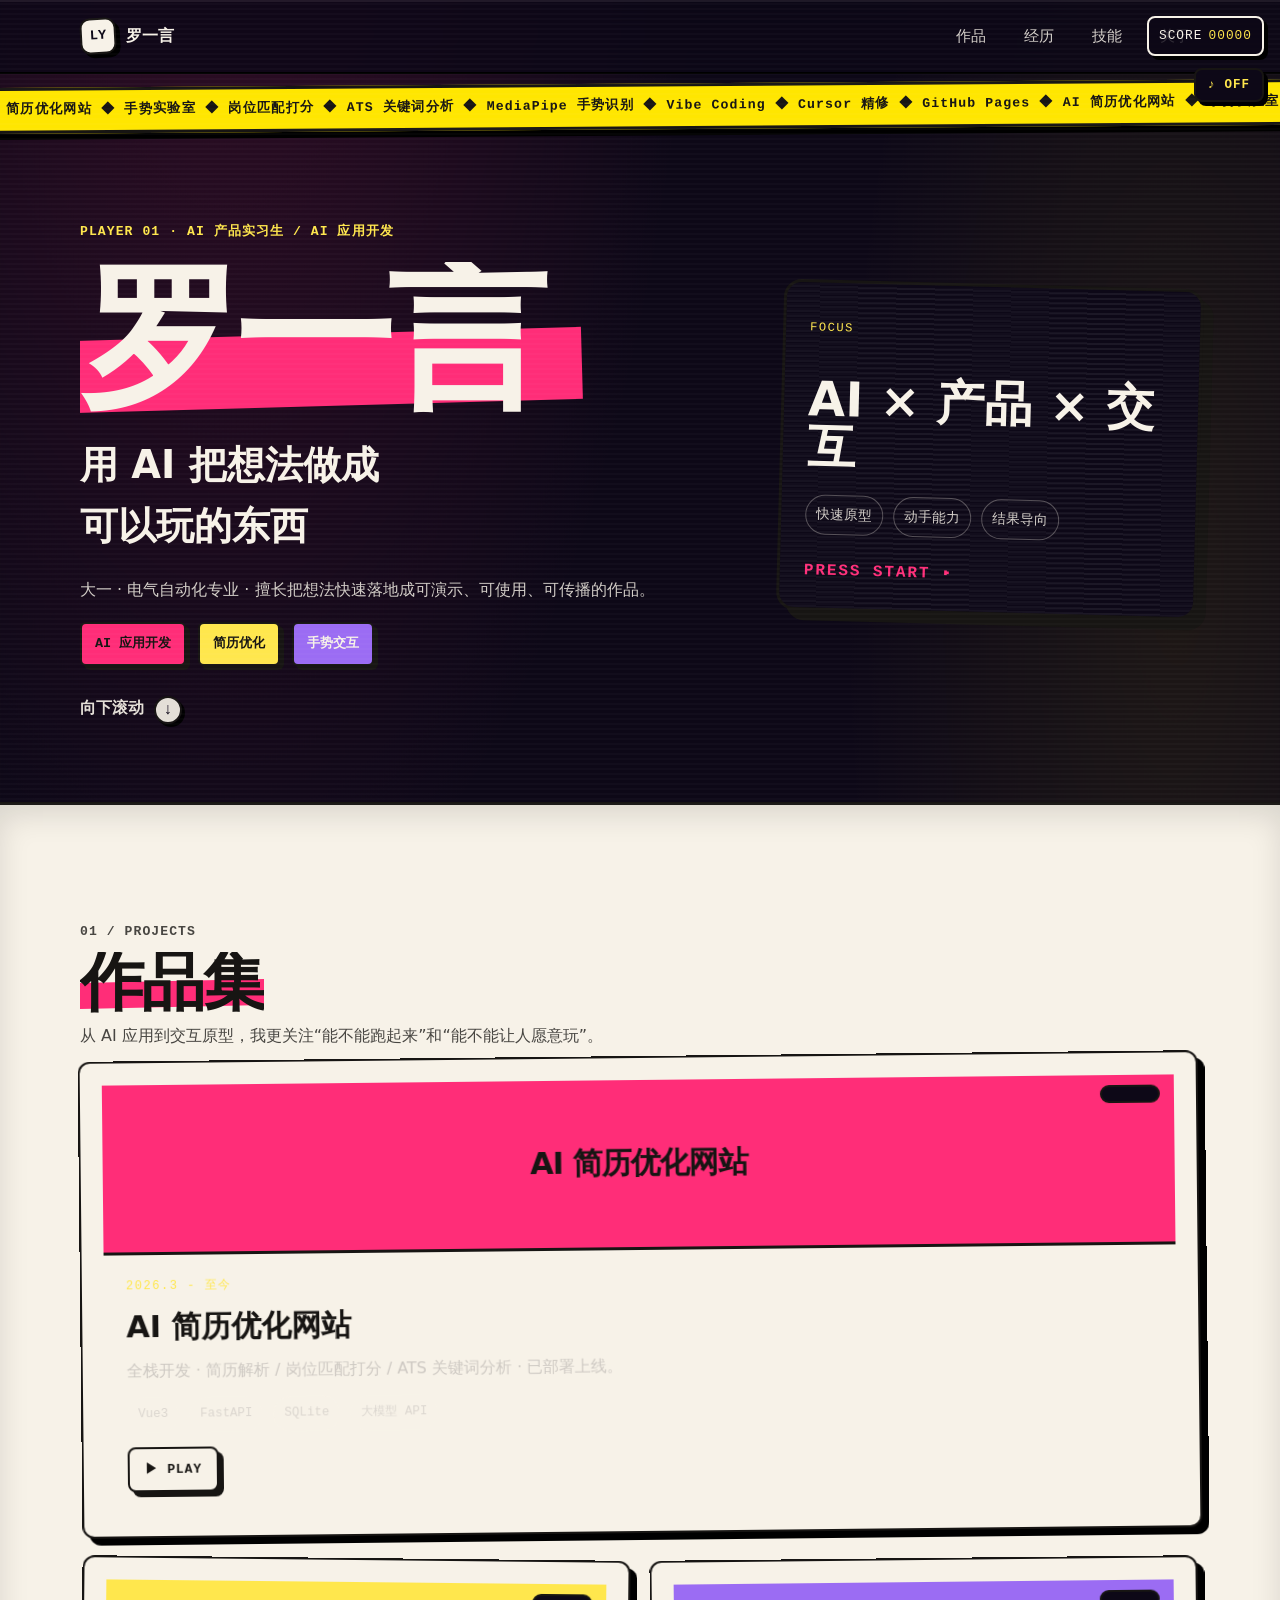
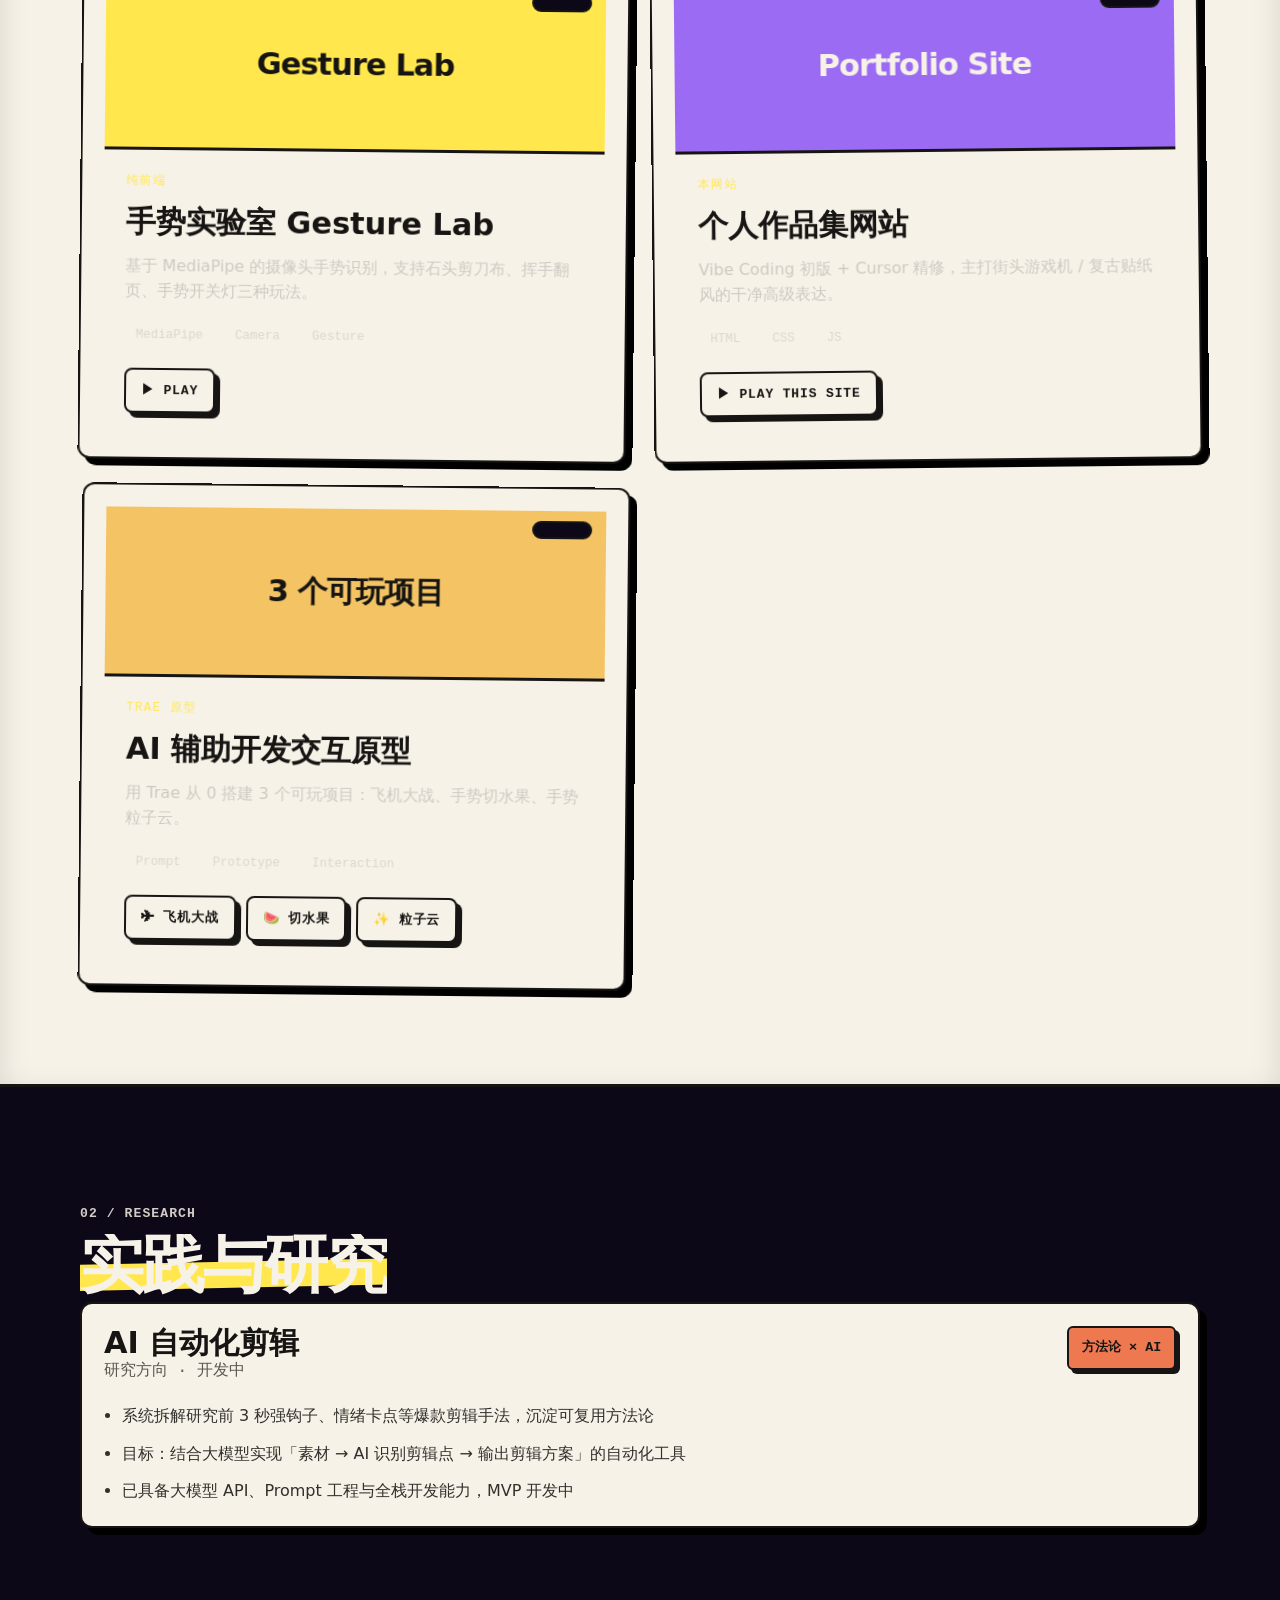
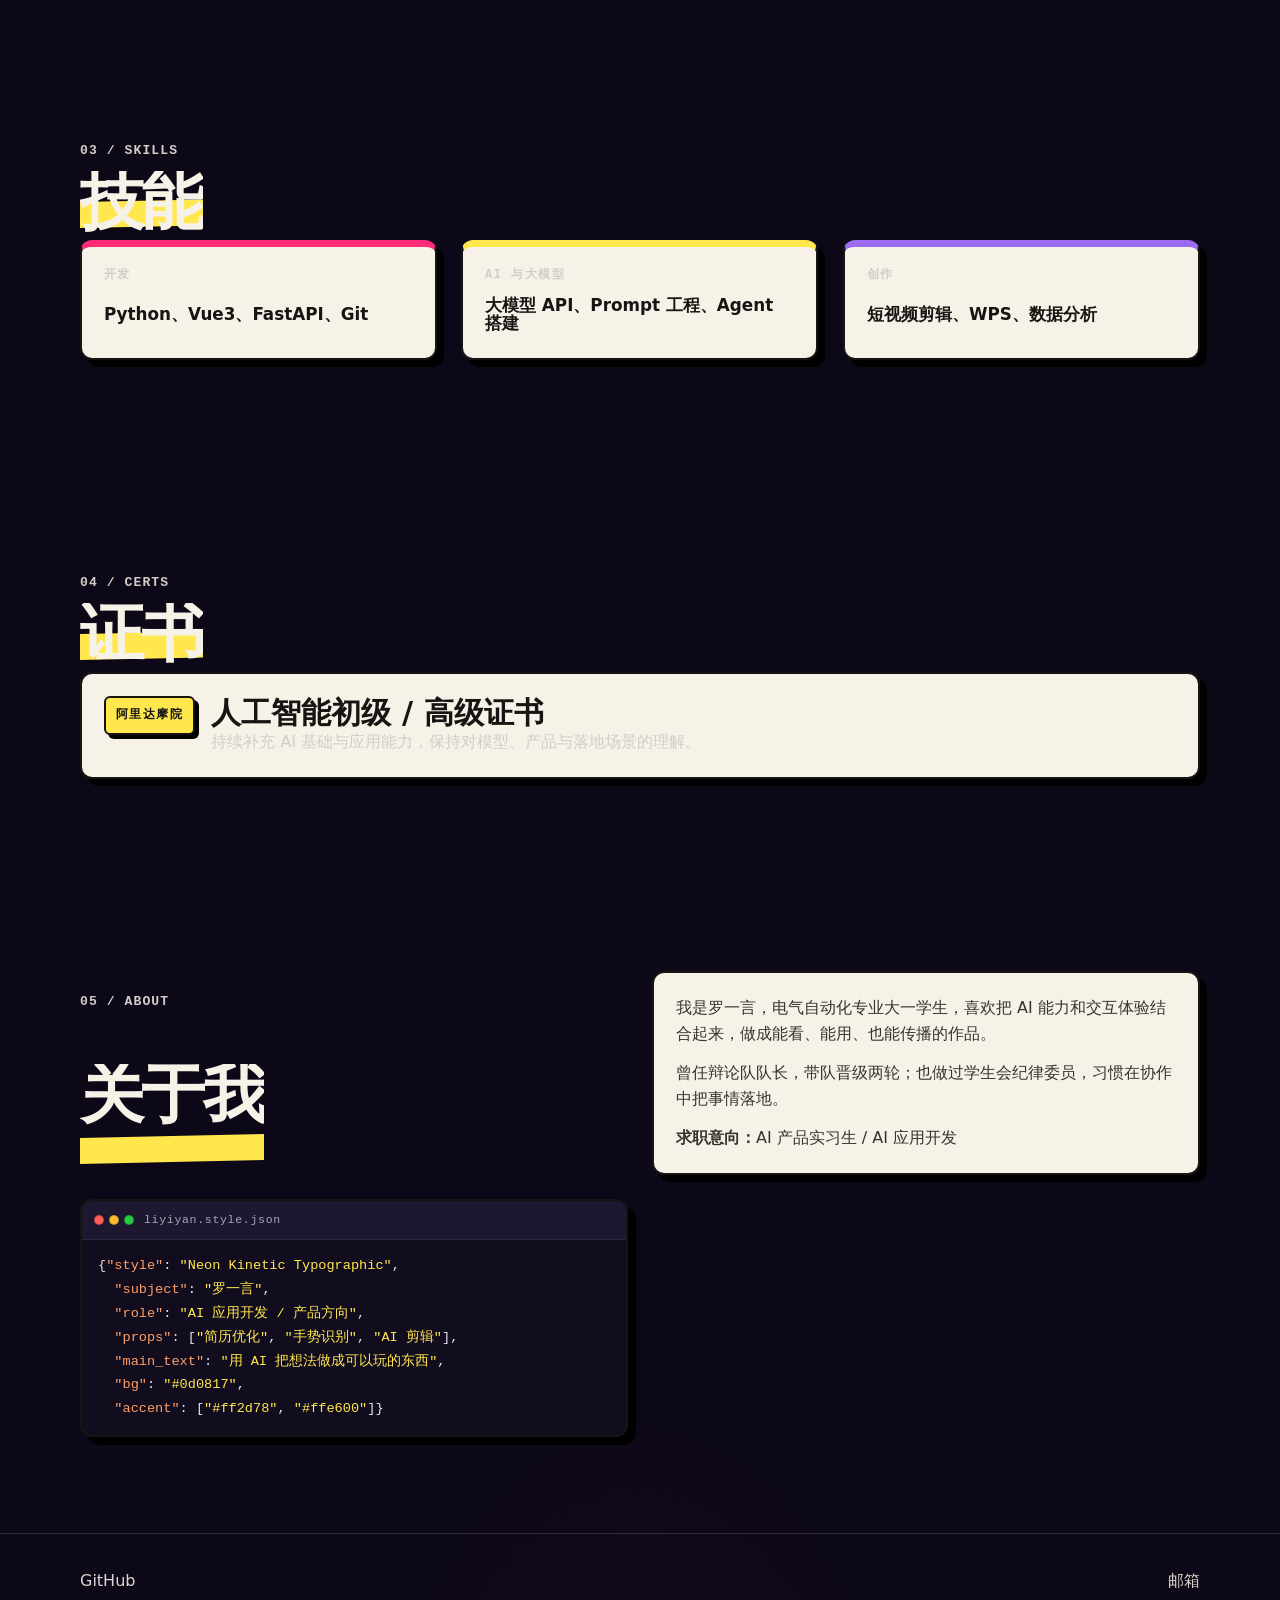
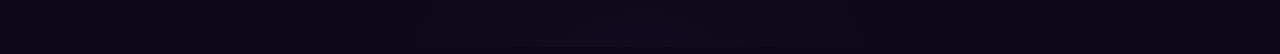
<file: index.html>
<!doctype html>
<html lang="zh-CN">
  <head>
    <meta charset="UTF-8" />
    <meta name="viewport" content="width=device-width, initial-scale=1.0" />
    <meta name="description" content="罗一言的个人作品集网站，面向 AI 产品实习生 / AI 应用开发。" />
    <title>罗一言｜AI 作品集</title>
    <link rel="stylesheet" href="styles.css" />
    <script defer src="app.js"></script>
    <script defer src="sound.js"></script>
  </head>
  <body>
    <a class="skip-link" href="#main">跳到主要内容</a>
    <div class="scroll-progress" aria-hidden="true"><span></span></div>
    <div class="scoreboard mono" aria-hidden="true">SCORE <span>00000</span></div>
    <div class="arcade-cursor" aria-hidden="true"></div>
    <button class="back-to-top mono" aria-label="回到顶部" hidden>↑ TOP</button>
    <button class="sound-toggle mono" id="soundToggle" aria-label="音效开关">♪ OFF</button>

    <header class="topbar">
      <div class="topbar__inner container">
        <a class="brand" href="#hero" aria-label="返回顶部">
          <span class="brand__badge">LY</span>
          <span class="brand__text">罗一言</span>
        </a>

        <nav class="nav" aria-label="页面导航">
          <a href="#projects">作品</a>
          <a href="#experience">经历</a>
          <a href="#skills">技能</a>
          <a href="#about">关于</a>
        </nav>
      </div>
    </header>

    <div class="ticker" aria-hidden="true">
      <div class="ticker__track">
        <span>AI 简历优化网站 ◆ 手势实验室 ◆ 岗位匹配打分 ◆ ATS 关键词分析 ◆ MediaPipe 手势识别 ◆ Vibe Coding ◆ Cursor 精修 ◆ GitHub Pages ◆&nbsp;</span>
        <span>AI 简历优化网站 ◆ 手势实验室 ◆ 岗位匹配打分 ◆ ATS 关键词分析 ◆ MediaPipe 手势识别 ◆ Vibe Coding ◆ Cursor 精修 ◆ GitHub Pages ◆&nbsp;</span>
      </div>
    </div>

    <main id="main">
      <section class="hero section" id="hero">
        <div class="container hero__grid">
          <div class="hero__copy reveal">
            <p class="eyebrow mono">PLAYER 01 · AI 产品实习生 / AI 应用开发</p>
            <div class="hero-title-clip">
              <h1>罗一言</h1>
            </div>
            <p class="hero__lead">用 AI 把想法做成可以玩的东西</p>
            <p class="hero__subcopy">
              大一 · 电气自动化专业 · 擅长把想法快速落地成可演示、可使用、可传播的作品。
            </p>

            <div class="sticker-row" aria-label="关键词标签">
              <span class="sticker sticker--pink">AI 应用开发</span>
              <span class="sticker sticker--mint">简历优化</span>
              <span class="sticker sticker--purple">手势交互</span>
            </div>

            <a class="scroll-hint mono" href="#projects">
              <span>向下滚动</span>
              <span class="scroll-hint__icon" aria-hidden="true">↓</span>
            </a>
          </div>

          <div class="hero__panel reveal" aria-hidden="true">
            <div class="hero-card">
              <p class="hero-card__label mono">FOCUS</p>
              <p class="hero-card__title">AI × 产品 × 交互</p>
              <div class="hero-card__tags">
                <span>快速原型</span>
                <span>动手能力</span>
                <span>结果导向</span>
              </div>
              <p class="hero-card__start mono">PRESS START ▸</p>
            </div>
          </div>
        </div>
      </section>

      <section class="section section--projects" id="projects">
        <div class="container">
          <div class="section-heading reveal">
            <p class="eyebrow mono">01 / PROJECTS</p>
            <h2>作品集</h2>
            <p>从 AI 应用到交互原型，我更关注“能不能跑起来”和“能不能让人愿意玩”。</p>
          </div>

          <div class="project-grid" id="projectGrid">
            <article class="card project-card reveal">
              <div class="project-card__image placeholder placeholder--pink">AI 简历优化网站</div>
              <div class="project-card__body">
                <div class="project-card__topline mono">2026.3 - 至今</div>
                <h3>AI 简历优化网站</h3>
                <p>全栈开发 · 简历解析 / 岗位匹配打分 / ATS 关键词分析 · 已部署上线。</p>
                <div class="tag-list">
                  <span>Vue3</span>
                  <span>FastAPI</span>
                  <span>SQLite</span>
                  <span>大模型 API</span>
                </div>
                <a class="card-link" href="https://ggcdgb.zeabur.app" target="_blank" rel="noreferrer">▶ PLAY</a>
              </div>
            </article>

            <article class="card project-card reveal">
              <div class="project-card__image placeholder placeholder--mint">Gesture Lab</div>
              <div class="project-card__body">
                <div class="project-card__topline mono">纯前端</div>
                <h3>手势实验室 Gesture Lab</h3>
                <p>基于 MediaPipe 的摄像头手势识别，支持石头剪刀布、挥手翻页、手势开关灯三种玩法。</p>
                <div class="tag-list">
                  <span>MediaPipe</span>
                  <span>Camera</span>
                  <span>Gesture</span>
                </div>
                <a class="card-link" href="gesture-lab/index.html" target="_blank" rel="noreferrer">▶ PLAY</a>
              </div>
            </article>

            <article class="card project-card reveal">
              <div class="project-card__image placeholder placeholder--purple">Portfolio Site</div>
              <div class="project-card__body">
                <div class="project-card__topline mono">本网站</div>
                <h3>个人作品集网站</h3>
                <p>Vibe Coding 初版 + Cursor 精修，主打街头游戏机 / 复古贴纸风的干净高级表达。</p>
                <div class="tag-list">
                  <span>HTML</span>
                  <span>CSS</span>
                  <span>JS</span>
                </div>
                <a class="card-link" href="#hero">▶ PLAY THIS SITE</a>
              </div>
            </article>

            <article class="card project-card reveal">
              <div class="project-card__image placeholder placeholder--yellow">3 个可玩项目</div>
              <div class="project-card__body">
                <div class="project-card__topline mono">Trae 原型</div>
                <h3>AI 辅助开发交互原型</h3>
                <p>用 Trae 从 0 搭建 3 个可玩项目：飞机大战、手势切水果、手势粒子云。</p>
                <div class="tag-list">
                  <span>Prompt</span>
                  <span>Prototype</span>
                  <span>Interaction</span>
                </div>
                <div class="game-links">
                  <a class="card-link" href="games/plane.html" target="_blank" rel="noreferrer">✈ 飞机大战</a>
                  <a class="card-link" href="games/fruit.html" target="_blank" rel="noreferrer">🍉 切水果</a>
                  <a class="card-link" href="games/supernova.html" target="_blank" rel="noreferrer">✨ 粒子云</a>
                </div>
              </div>
            </article>
          </div>
        </div>
      </section>

      <section class="section section--experience" id="experience">
        <div class="container">
          <div class="section-heading reveal">
            <p class="eyebrow mono">02 / RESEARCH</p>
            <h2>实践与研究</h2>
          </div>

          <article class="experience-card card reveal">
            <div class="experience-card__header">
              <div>
                <h3>AI 自动化剪辑</h3>
                <p class="mono">研究方向 · 开发中</p>
              </div>
              <div class="sticker sticker--orange">方法论 × AI</div>
            </div>
            <ul class="achievement-list">
              <li>系统拆解研究前 3 秒强钩子、情绪卡点等爆款剪辑手法，沉淀可复用方法论</li>
              <li>目标：结合大模型实现「素材 → AI 识别剪辑点 → 输出剪辑方案」的自动化工具</li>
              <li>已具备大模型 API、Prompt 工程与全栈开发能力，MVP 开发中</li>
            </ul>
          </article>
        </div>
      </section>

      <section class="section section--skills" id="skills">
        <div class="container">
          <div class="section-heading reveal">
            <p class="eyebrow mono">03 / SKILLS</p>
            <h2>技能</h2>
          </div>

          <div class="skill-grid">
            <article class="skill-card card reveal">
              <p class="skill-card__label mono">开发</p>
              <p>Python、Vue3、FastAPI、Git</p>
            </article>
            <article class="skill-card card reveal">
              <p class="skill-card__label mono">AI 与大模型</p>
              <p>大模型 API、Prompt 工程、Agent 搭建</p>
            </article>
            <article class="skill-card card reveal">
              <p class="skill-card__label mono">创作</p>
              <p>短视频剪辑、WPS、数据分析</p>
            </article>
          </div>
        </div>
      </section>

      <section class="section section--certs" id="certs">
        <div class="container">
          <div class="section-heading reveal">
            <p class="eyebrow mono">04 / CERTS</p>
            <h2>证书</h2>
          </div>

          <div class="cert-card card reveal">
            <span class="cert-pill sticker sticker--green">阿里达摩院</span>
            <div>
              <h3>人工智能初级 / 高级证书</h3>
              <p>持续补充 AI 基础与应用能力，保持对模型、产品与落地场景的理解。</p>
            </div>
          </div>
        </div>
      </section>

      <section class="section section--about" id="about">
        <div class="container about-grid">
          <div class="section-heading reveal">
            <p class="eyebrow mono">05 / ABOUT</p>
            <h2>关于我</h2>
          </div>
          <div class="about-card card reveal">
            <p>
              我是罗一言，电气自动化专业大一学生，喜欢把 AI 能力和交互体验结合起来，做成能看、能用、也能传播的作品。
            </p>
            <p>曾任辩论队队长，带队晋级两轮；也做过学生会纪律委员，习惯在协作中把事情落地。</p>
            <p><strong>求职意向：</strong>AI 产品实习生 / AI 应用开发</p>
          </div>

          <div class="code-card reveal" aria-label="个人风格配置">
            <div class="code-card__bar mono">
              <span class="code-card__dots"><i></i><i></i><i></i></span>
              <span>liyiyan.style.json</span>
            </div>
            <pre class="code-card__body"><code>{<span class="ck">"style"</span>: <span class="cs">"Neon Kinetic Typographic"</span>,
  <span class="ck">"subject"</span>: <span class="cs">"罗一言"</span>,
  <span class="ck">"role"</span>: <span class="cs">"AI 应用开发 / 产品方向"</span>,
  <span class="ck">"props"</span>: [<span class="cs">"简历优化"</span>, <span class="cs">"手势识别"</span>, <span class="cs">"AI 剪辑"</span>],
  <span class="ck">"main_text"</span>: <span class="cs">"用 AI 把想法做成可以玩的东西"</span>,
  <span class="ck">"bg"</span>: <span class="cs">"#0d0817"</span>,
  <span class="ck">"accent"</span>: [<span class="cs">"#ff2d78"</span>, <span class="cs">"#ffe600"</span>]}</code></pre>
          </div>
        </div>
      </section>
    </main>

    <footer class="footer">
      <div class="container footer__inner">
        <a href="https://github.com/Cleaner-cyber/resume_2" target="_blank" rel="noreferrer">GitHub</a>
        <a href="mailto:your-email@example.com">邮箱</a>
      </div>
    </footer>
  </body>
</html>
</file>
<file: styles.css>
:root {
  --bg: #0d0817;
  --paper: #f7f2e8;
  --ink: #171513;
  --pink: #ff2d78;
  --mint: #ffe74d;
  --purple: #9b6cf3;
  --orange: #ee7850;
  --yellow: #f4c464;
  --green: #8fcf69;
  --neon: #ffe600;
  --magenta: #ff2d78;
  --shadow: #000;
  --max-width: 1120px;
  --radius: 12px;
  --section-gap: 96px;
}

* {
  box-sizing: border-box;
}

html {
  scroll-behavior: smooth;
}

body {
  margin: 0;
  overflow-x: hidden;
  background:
    radial-gradient(ellipse 60% 42% at 18% -6%, rgba(255, 45, 120, 0.16), transparent 62%),
    radial-gradient(ellipse 48% 38% at 92% 12%, rgba(255, 230, 0, 0.07), transparent 55%),
    radial-gradient(ellipse 55% 45% at 50% 122%, rgba(123, 44, 191, 0.2), transparent 60%),
    var(--bg);
  color: var(--paper);
  font-family: Geist, Inter, system-ui, -apple-system, BlinkMacSystemFont, "Segoe UI", sans-serif;
  line-height: 1.6;
  text-rendering: optimizeLegibility;
  position: relative;
}

body::after {
  content: "";
  position: fixed;
  inset: 0;
  z-index: 999;
  pointer-events: none;
  background: repeating-linear-gradient(0deg, rgba(255, 255, 255, 0.022) 0 2px, transparent 2px 5px);
}

html.is-fine-pointer,
html.is-fine-pointer * {
  cursor: none;
}

.scroll-progress {
  position: fixed;
  left: 0;
  top: 0;
  z-index: 1200;
  width: 100%;
  height: 2px;
  background: rgba(247, 242, 232, 0.08);
}

.scroll-progress span {
  display: block;
  width: 100%;
  height: 100%;
  transform-origin: left center;
  transform: scaleX(0);
  background: linear-gradient(90deg, var(--pink), var(--mint));
}

.scoreboard {
  position: fixed;
  right: 16px;
  top: 16px;
  z-index: 1199;
  display: inline-flex;
  align-items: center;
  gap: 6px;
  padding: 8px 10px;
  border-radius: 8px;
  background: color-mix(in srgb, var(--bg) 82%, transparent);
  color: var(--paper);
  border: 2px solid var(--paper);
  box-shadow: 4px 4px 0 var(--shadow);
  font-size: 0.8rem;
  letter-spacing: 0.08em;
}

.scoreboard span {
  color: var(--mint);
}

.arcade-cursor {
  position: fixed;
  left: 0;
  top: 0;
  width: 24px;
  height: 24px;
  pointer-events: none;
  z-index: 1300;
  opacity: 0;
  color: var(--pink);
  transform: translate3d(-100px, -100px, 0) scale(1);
  transition: transform 0.12s ease, opacity 0.2s ease, color 0.2s ease;
  will-change: transform;
}

.arcade-cursor::before,
.arcade-cursor::after {
  content: "";
  position: absolute;
  left: 50%;
  top: 50%;
  transform: translate(-50%, -50%);
  background: currentColor;
  border-radius: 999px;
}

.arcade-cursor::before {
  width: 24px;
  height: 2px;
}

.arcade-cursor::after {
  width: 2px;
  height: 24px;
}

.arcade-cursor.is-active {
  opacity: 1;
}

.arcade-cursor.is-hot {
  color: var(--mint);
  transform: translate3d(var(--x, -100px), var(--y, -100px), 0) scale(1.2);
}

.arcade-cursor:not(.is-hot) {
  transform: translate3d(var(--x, -100px), var(--y, -100px), 0) scale(1);
}

.back-to-top {
  position: fixed;
  right: 16px;
  bottom: 16px;
  z-index: 1198;
  display: inline-flex;
  align-items: center;
  gap: 6px;
  padding: 10px 14px;
  border-radius: 8px;
  border: 2px solid var(--ink);
  background: var(--pink);
  color: var(--ink);
  box-shadow: 4px 4px 0 var(--shadow);
  font-size: 0.8rem;
  font-weight: 800;
  letter-spacing: 0.06em;
  opacity: 0;
  visibility: hidden;
  transform: translateY(12px) scale(0.9);
  transition: opacity 0.3s ease, transform 0.3s ease, box-shadow 0.15s ease;
}

.back-to-top.is-shown {
  opacity: 1;
  visibility: visible;
  transform: translateY(0) scale(1);
}

.back-to-top:hover {
  transform: translateY(-2px) scale(1.04);
  box-shadow: 6px 6px 0 var(--shadow);
}

.back-to-top:active {
  transform: scale(0.96);
  box-shadow: 2px 2px 0 var(--shadow);
}

/* 音效开关（固定在右上角，计分器下方） */
.sound-toggle {
  position: fixed;
  right: 16px;
  top: 68px;
  z-index: 1198;
  display: inline-flex;
  align-items: center;
  gap: 6px;
  padding: 8px 12px;
  border-radius: 8px;
  border: 2px solid var(--ink);
  background: var(--bg);
  color: var(--mint);
  box-shadow: 4px 4px 0 var(--shadow);
  font-size: 0.78rem;
  font-weight: 800;
  letter-spacing: 0.08em;
  cursor: pointer;
  transition: transform 0.15s ease, box-shadow 0.15s ease, background 0.15s ease, color 0.15s ease;
}

.sound-toggle:hover {
  transform: translateY(-2px);
  box-shadow: 6px 6px 0 var(--shadow);
}

.sound-toggle:active {
  transform: scale(0.96);
  box-shadow: 2px 2px 0 var(--shadow);
}

.sound-toggle.on {
  background: var(--pink);
  color: var(--ink);
}

@media (max-width: 699px) {
  .sound-toggle {
    top: 74px;
    right: 12px;
    padding: 7px 10px;
    font-size: 0.72rem;
  }
}

img {
  max-width: 100%;
  display: block;
}

a {
  color: inherit;
  text-decoration: none;
}

button,
a {
  -webkit-tap-highlight-color: transparent;
}

.container {
  width: min(calc(100% - 32px), var(--max-width));
  margin: 0 auto;
}

.section {
  padding: var(--section-gap) 0;
}

.section-heading {
  display: grid;
  gap: 10px;
  margin-bottom: 28px;
  max-width: 720px;
}

.section-heading h2,
.hero h1 {
  margin: 0;
  line-height: 0.95;
  letter-spacing: -0.04em;
  text-wrap: balance;
}

.section-heading h2 {
  position: relative;
  width: fit-content;
  z-index: 1;
  isolation: isolate;
  font-size: clamp(2.4rem, 6vw, 4rem);
  overflow: hidden;
}

.section-heading h2::after {
  content: "";
  position: absolute;
  z-index: -1;
  left: -2%;
  right: -6%;
  bottom: 0.06em;
  height: 0.4em;
  background: var(--mint);
  transform: rotate(-1.2deg) scaleX(0);
  transform-origin: left center;
  transition: transform 0.7s ease;
}

.section-heading.is-visible h2::after {
  transform: rotate(-1.2deg) scaleX(1);
}

.section-heading h2::before {
  content: "";
  position: absolute;
  z-index: 2;
  top: 0;
  left: -60%;
  width: 50%;
  height: 100%;
  background: linear-gradient(
    105deg,
    transparent 0%,
    rgba(255, 255, 255, 0.5) 50%,
    transparent 100%
  );
  transform: skewX(-18deg);
  pointer-events: none;
  opacity: 0;
}

.section-heading.is-visible h2::before {
  animation: h2Sweep 1.2s ease 0.4s 1 forwards;
}

@keyframes h2Sweep {
  0% {
    left: -60%;
    opacity: 0;
  }
  20% {
    opacity: 1;
  }
  80% {
    opacity: 1;
  }
  100% {
    left: 110%;
    opacity: 0;
  }
}

.reveal {
  opacity: 0;
  transform: translateY(24px);
  transition: opacity 0.85s ease, transform 0.85s cubic-bezier(0.22, 1, 0.36, 1);
  will-change: opacity, transform;
}

.reveal.is-visible {
  opacity: 1;
  transform: translateY(0);
}

.reveal[data-delay] {
  transition-delay: var(--delay, 0ms);
}

.hero__copy.reveal {
  transform: translateY(28px);
}

.hero__panel.reveal {
  transform: translateY(28px) rotate(-4deg);
}

.hero__panel.reveal.is-visible {
  transform: translateY(0) rotate(0deg);
}

.section-heading.reveal {
  transform: translateY(20px);
}

.hero-title-clip {
  overflow: hidden;
}

.hero-title-clip h1 {
  position: relative;
  width: fit-content;
  z-index: 1;
  font-size: clamp(4.6rem, 20vw, 10rem);
  transform: translateY(120%);
  will-change: transform;
}

.hero__copy.is-visible .hero-title-clip h1 {
  animation: heroNameIn 0.9s cubic-bezier(0.34, 1.56, 0.64, 1) both;
}

.hero-title-clip h1::after {
  content: "";
  position: absolute;
  z-index: -1;
  left: -3%;
  right: -9%;
  bottom: 0.05em;
  height: 0.45em;
  background: var(--pink);
  transform: rotate(-1.6deg);
}

@keyframes heroNameIn {
  0% {
    transform: translateY(120%);
  }
  68% {
    transform: translateY(-10%);
  }
  84% {
    transform: translateY(2%);
  }
  100% {
    transform: translateY(0);
  }
}

.sticker {
  opacity: 0;
  transform: scale(0) rotate(var(--r, -3deg));
  transform-origin: center;
  transition: transform 0.78s cubic-bezier(0.34, 1.56, 0.64, 1), opacity 0.3s ease;
  will-change: transform, opacity;
}

.reveal.is-visible .sticker,
.sticker.is-visible {
  opacity: 1;
  transform: scale(1) rotate(0deg);
}

.section-heading p,
.hero__subcopy,
.card p,
.about-card p,
.experience-card p {
  margin: 0;
  color: color-mix(in srgb, var(--paper) 84%, var(--bg));
}

.mono,
.eyebrow,
.tag-list span,
.sticker,
.scroll-hint,
.hero-card__label,
.hero-card__start,
.project-card__topline,
.skill-card__label,
.brand__badge,
.cert-pill {
  font-family: ui-monospace, SFMono-Regular, Menlo, Monaco, Consolas, "Liberation Mono", monospace;
}

.skip-link {
  position: absolute;
  left: 16px;
  top: -48px;
  z-index: 1000;
  padding: 10px 14px;
  background: var(--paper);
  color: var(--bg);
  border-radius: 999px;
  transition: top 0.2s ease;
}

.skip-link:focus {
  top: 16px;
}

.topbar {
  position: sticky;
  top: 0;
  z-index: 100;
  backdrop-filter: blur(14px);
  background: color-mix(in srgb, var(--bg) 84%, transparent);
  border-bottom: 2px solid var(--shadow);
}

.topbar__inner {
  min-height: 72px;
  display: flex;
  align-items: center;
  justify-content: space-between;
  gap: 16px;
}

.brand {
  display: inline-flex;
  align-items: center;
  gap: 10px;
}

.brand__badge {
  width: 36px;
  height: 36px;
  border-radius: 10px;
  display: grid;
  place-items: center;
  background: var(--paper);
  color: var(--bg);
  border: 2px solid var(--ink);
  box-shadow: 4px 4px 0 var(--shadow);
  transform: rotate(-3deg);
  font-size: 0.85rem;
  font-weight: 800;
}

.brand__text {
  font-weight: 700;
}

.nav {
  display: flex;
  align-items: center;
  gap: 18px;
  flex-wrap: wrap;
}

.nav a {
  color: color-mix(in srgb, var(--paper) 86%, var(--bg));
  font-size: 0.95rem;
  padding: 8px 10px;
  border-radius: 999px;
  transition: transform 0.2s ease, background 0.2s ease, color 0.2s ease;
}

.nav a:hover,
.nav a:focus-visible {
  background: var(--paper);
  color: var(--bg);
  transform: translateY(-1px);
}

.ticker {
  overflow: hidden;
  background: var(--neon);
  border-block: 3px solid var(--ink);
  transform: rotate(-0.4deg) scale(1.02);
  margin: 10px -8px 0;
  box-shadow: 0 6px 0 var(--shadow);
}

.ticker__track {
  display: flex;
  width: max-content;
  white-space: nowrap;
  animation: tickerScroll 26s linear infinite;
}

.ticker__track span {
  color: var(--ink);
  font-family: ui-monospace, Consolas, monospace;
  font-size: 13px;
  font-weight: 800;
  letter-spacing: 0.08em;
  padding: 9px 0;
}

@keyframes tickerScroll {
  to {
    transform: translateX(-50%);
  }
}

.hero {
  padding-top: 64px;
}

.hero__grid {
  display: grid;
  gap: 28px;
  align-items: center;
}

.hero__copy {
  display: grid;
  gap: 20px;
  isolation: isolate;
}

.eyebrow {
  margin: 0;
  color: var(--mint);
  letter-spacing: 0.08em;
  text-transform: uppercase;
  font-size: 0.82rem;
  font-weight: 700;
}

.hero__lead {
  margin: 0;
  max-width: 12ch;
  font-size: clamp(1.5rem, 4.5vw, 2.4rem);
  font-weight: 700;
}

.hero__subcopy {
  max-width: 58ch;
  font-size: 1rem;
}

.sticker-row {
  display: flex;
  flex-wrap: wrap;
  gap: 12px;
}

.sticker {
  display: inline-flex;
  align-items: center;
  justify-content: center;
  padding: 9px 13px;
  border-radius: 6px;
  color: var(--ink);
  border: 2px solid var(--ink);
  box-shadow: 4px 4px 0 var(--ink);
  transform: rotate(var(--r, -3deg));
  font-size: 0.84rem;
  font-weight: 800;
  transition: transform 0.15s ease, box-shadow 0.15s ease;
}

.sticker:nth-child(odd) {
  --r: -4deg;
}

.sticker:nth-child(even) {
  --r: 3deg;
}

.sticker:hover {
  transform: rotate(0) translate(-1px, -2px);
  box-shadow: 6px 6px 0 var(--ink);
}

.sticker--pink { background: var(--pink); }
.sticker--mint { background: var(--mint); }
.sticker--purple { background: var(--purple); color: var(--paper); }
.sticker--orange { background: var(--orange); }
.sticker--green { background: var(--green); }

.scroll-hint {
  width: fit-content;
  display: inline-flex;
  align-items: center;
  gap: 10px;
  padding: 10px 0;
  color: var(--paper);
  opacity: 0.92;
  font-weight: 700;
}

.scroll-hint__icon {
  width: 28px;
  height: 28px;
  border-radius: 50%;
  display: grid;
  place-items: center;
  background: var(--paper);
  color: var(--bg);
  border: 2px solid var(--ink);
  box-shadow: 3px 3px 0 var(--shadow);
}

.hero__panel {
  justify-self: end;
  width: 100%;
  max-width: 420px;
}

.hero-card {
  min-height: 290px;
  padding: 24px;
  display: grid;
  align-content: space-between;
  gap: 24px;
  background: var(--bg);
  color: var(--paper);
  border: 3px solid var(--ink);
  border-radius: 18px;
  box-shadow: 10px 10px 0 var(--ink);
  transform: rotate(1.5deg);
  position: relative;
  overflow: hidden;
}

.hero-card::before {
  content: "";
  position: absolute;
  inset: 0;
  pointer-events: none;
  background: repeating-linear-gradient(0deg, rgba(255, 255, 255, 0.045) 0 2px, transparent 2px 5px);
}

.hero-card__label,
.project-card__topline,
.skill-card__label,
.cert-pill {
  font-size: 0.76rem;
  letter-spacing: 0.12em;
  text-transform: uppercase;
}

.hero-card__label { color: var(--mint); }

.hero-card__title {
  margin: 0;
  font-size: clamp(2rem, 5vw, 3rem);
  font-weight: 800;
  line-height: 1;
  color: var(--paper);
}

.hero-card__tags {
  display: flex;
  flex-wrap: wrap;
  gap: 10px;
}

.hero-card__tags span {
  padding: 8px 10px;
  border: 1px solid color-mix(in srgb, var(--paper) 30%, transparent);
  border-radius: 999px;
  font-size: 0.85rem;
  color: color-mix(in srgb, var(--paper) 85%, var(--bg));
}

.hero-card__start {
  margin: 0;
  color: var(--pink);
  font-weight: 800;
  letter-spacing: 0.12em;
  animation: blink 1.6s steps(2) infinite;
}

@keyframes blink {
  50% { opacity: 0.35; }
}

.section--projects {
  background: var(--paper);
  color: var(--ink);
  border-top: 3px solid var(--ink);
  border-bottom: 3px solid var(--ink);
  box-shadow: inset 0 10px 30px rgba(0, 0, 0, 0.12);
}

.section--projects .eyebrow { color: var(--ink); }
.section--projects .section-heading h2::after { background: var(--pink); }
.section--projects .section-heading p { color: color-mix(in srgb, var(--ink) 78%, var(--paper)); }

.project-grid,
.skill-grid,
.about-grid {
  display: grid;
  gap: 24px;
}

.project-grid {
  grid-template-columns: repeat(12, 1fr);
}

.project-card {
  grid-column: span 12;
  overflow: hidden;
  background: var(--bg);
  color: var(--paper);
  border: 3px solid var(--ink);
  border-radius: 16px 16px 6px 6px;
  box-shadow: 9px 9px 0 var(--ink);
  transition: transform 0.3s ease, box-shadow 0.3s ease;
  transform-style: preserve-3d;
  perspective: 800px;
  will-change: transform;
}

.project-card:nth-child(odd) {
  transform: rotate(-0.6deg);
}

.project-card:nth-child(even) {
  transform: rotate(0.6deg);
}

.project-card:hover {
  transform: rotate(0) translate(-2px, -3px);
  box-shadow: 12px 13px 0 var(--ink);
}

.project-card.is-tilting {
  transition: transform 0.08s linear, box-shadow 0.3s ease;
  box-shadow: 12px 13px 0 var(--ink);
}

.project-card__image {
  min-height: 170px;
  display: grid;
  place-items: center;
  padding: 20px;
  text-align: center;
  color: var(--ink);
  border-bottom: 3px solid var(--ink);
  font-size: clamp(1.3rem, 3vw, 1.9rem);
  font-weight: 900;
  letter-spacing: -0.03em;
  position: relative;
}

.project-card__image::after {
  content: "";
  position: absolute;
  right: 14px;
  top: 10px;
  width: 56px;
  height: 14px;
  background: var(--bg);
  border: 2px solid var(--ink);
  border-radius: 999px;
}

/* DEMO 角标（hover 时浮现） */
.project-card__image::before {
  content: "◉ DEMO";
  position: absolute;
  left: 12px;
  bottom: 10px;
  padding: 5px 9px;
  background: var(--bg);
  color: var(--mint);
  border: 2px solid var(--ink);
  border-radius: 5px;
  font-family: ui-monospace, Consolas, monospace;
  font-size: 11px;
  font-weight: 800;
  letter-spacing: 0.08em;
  opacity: 0;
  transform: translateY(5px);
  transition: opacity 0.2s ease, transform 0.2s ease;
}

.project-card:hover .project-card__image::before {
  opacity: 1;
  transform: none;
}

.placeholder--pink { background: var(--pink); }
.placeholder--mint { background: var(--mint); }
.placeholder--purple { background: var(--purple); color: var(--paper); }
.placeholder--yellow { background: var(--yellow); }

.project-card__body {
  display: grid;
  gap: 14px;
  padding: 22px;
}

.project-card h3,
.experience-card h3,
.skill-card p,
.cert-card h3 {
  margin: 0;
  line-height: 1.1;
}

.project-card h3,
.experience-card h3,
.cert-card h3 {
  font-size: clamp(1.35rem, 3vw, 1.9rem);
}

.project-card__topline { color: var(--mint); }
.project-card__body p { color: color-mix(in srgb, var(--paper) 82%, var(--bg)); }

.tag-list {
  display: flex;
  flex-wrap: wrap;
  gap: 10px;
}

.tag-list span {
  display: inline-flex;
  align-items: center;
  min-height: 32px;
  padding: 7px 10px;
  border: 1px solid color-mix(in srgb, var(--paper) 26%, transparent);
  border-radius: 999px;
  font-size: 0.78rem;
  color: color-mix(in srgb, var(--paper) 88%, var(--bg));
}

.card-link {
  width: fit-content;
  display: inline-flex;
  align-items: center;
  gap: 8px;
  padding: 10px 15px;
  border-radius: 8px;
  border: 2px solid var(--ink);
  background: var(--paper);
  color: var(--ink);
  box-shadow: 5px 5px 0 var(--ink);
  font-family: ui-monospace, Consolas, monospace;
  font-size: 0.82rem;
  font-weight: 800;
  letter-spacing: 0.06em;
  transition: transform 0.15s ease, box-shadow 0.15s ease, background 0.2s ease, color 0.2s ease;
}

.card-link:hover,
.card-link:focus-visible {
  transform: translate(-2px, -2px);
  box-shadow: 7px 7px 0 var(--ink);
}

.card-link:active,
.nav a:active {
  transform: scale(0.96);
}

.card-link:active {
  box-shadow: 3px 3px 0 var(--ink);
}

.nav a:active {
  box-shadow: inset 0 0 0 2px var(--paper);
}

.card {
  background: var(--paper);
  color: var(--ink);
  border-radius: var(--radius);
  box-shadow: 7px 7px 0 var(--shadow);
  border: 2px solid var(--ink);
  padding: 22px;
}

.experience-card__header {
  display: flex;
  justify-content: space-between;
  align-items: flex-start;
  gap: 16px;
  margin-bottom: 18px;
}

.experience-card__header p {
  color: color-mix(in srgb, var(--ink) 70%, var(--paper));
}

.achievement-list {
  margin: 0;
  padding-left: 18px;
  display: grid;
  gap: 12px;
  color: color-mix(in srgb, var(--ink) 88%, var(--paper));
}

.skill-grid {
  grid-template-columns: 1fr;
}

.skill-card {
  display: grid;
  gap: 10px;
  min-height: 120px;
  border-top-width: 7px;
}

.skill-card:nth-child(1) { border-top-color: var(--pink); }
.skill-card:nth-child(2) { border-top-color: var(--mint); }
.skill-card:nth-child(3) { border-top-color: var(--purple); }

.skill-card__label { font-weight: 800; }

.skill-card p:last-child {
  font-size: 1.05rem;
  font-weight: 700;
  color: var(--ink);
}

.cert-card {
  display: grid;
  gap: 16px;
  align-items: start;
}

.cert-pill {
  width: fit-content;
  color: var(--ink);
  background: var(--mint);
  padding: 8px 10px;
  border-radius: 6px;
  border: 2px solid var(--ink);
  box-shadow: 4px 4px 0 var(--shadow);
  transform: rotate(-2deg);
  font-weight: 800;
}

.about-grid {
  grid-template-columns: 1fr;
}

.about-card {
  display: grid;
  gap: 14px;
  color: var(--ink);
}

.about-card p {
  color: color-mix(in srgb, var(--ink) 86%, var(--paper));
}

/* ===== 代码卡片（固定风格 · 换变量） ===== */
.code-card {
  background: #120d1e;
  color: #e8e3f5;
  border: 2px solid var(--ink);
  border-radius: 12px;
  box-shadow: 8px 8px 0 var(--shadow);
  overflow: hidden;
  font-size: 0.85rem;
}

.code-card__bar {
  display: flex;
  align-items: center;
  gap: 10px;
  padding: 10px 12px;
  background: #1d1730;
  border-bottom: 1px solid rgba(255, 255, 255, 0.08);
  font-size: 0.72rem;
  letter-spacing: 0.06em;
  color: color-mix(in srgb, #e8e3f5 70%, transparent);
}

.code-card__dots {
  display: inline-flex;
  gap: 5px;
}

.code-card__dots i {
  width: 10px;
  height: 10px;
  border-radius: 50%;
  border: 1px solid rgba(0, 0, 0, 0.25);
}

.code-card__dots i:nth-child(1) { background: #ff5f57; }
.code-card__dots i:nth-child(2) { background: #febc2e; }
.code-card__dots i:nth-child(3) { background: #28c840; }

.code-card__body {
  margin: 0;
  padding: 14px 16px;
  overflow-x: auto;
  font-family: ui-monospace, SFMono-Regular, Consolas, "Liberation Mono", monospace;
  line-height: 1.75;
  white-space: pre;
}

.code-card__body .ck { color: #ff9e64; }   /* key：橙 */
.code-card__body .cs { color: #ffe74d; }   /* 字符串：霓黄 */
.code-card__body .cp { color: #9b6cf3; }   /* 标点/数字：紫 */

.footer {
  padding: 28px 0 48px;
  border-top: 1px solid color-mix(in srgb, var(--paper) 14%, transparent);
}

.footer__inner {
  display: flex;
  justify-content: space-between;
  gap: 18px;
  flex-wrap: wrap;
  color: color-mix(in srgb, var(--paper) 88%, var(--bg));
}

.footer a {
  padding: 6px 0;
}

/* 游戏链接（第 4 个项目卡内的三个小游戏入口） */
.game-links {
  display: flex;
  flex-wrap: wrap;
  gap: 10px;
}

@media (min-width: 700px) {
  .hero__grid {
    grid-template-columns: 1.25fr 0.9fr;
    gap: 24px;
  }

  .project-card {
    grid-column: span 6;
  }

  .project-card:first-child {
    grid-column: span 12;
  }

  .skill-grid {
    grid-template-columns: repeat(3, 1fr);
  }

  .cert-card {
    grid-template-columns: auto 1fr;
  }

  .about-grid {
    grid-template-columns: 1fr 1fr;
    align-items: stretch;
  }
}

@media (max-width: 699px) {
  .topbar__inner {
    min-height: 64px;
    align-items: flex-start;
    padding: 12px 0;
    flex-direction: column;
  }

  .scoreboard {
    top: auto;
    bottom: 16px;
    right: 16px;
    font-size: 0.72rem;
  }

  .nav {
    gap: 10px;
  }

  .nav a {
    padding: 6px 8px;
  }

  .hero h1 {
    font-size: clamp(3.6rem, 20vw, 6rem);
  }

  .hero__lead {
    max-width: 14ch;
  }

  .hero__panel {
    max-width: 100%;
  }

  .experience-card__header {
    flex-direction: column;
  }
}

@media (pointer: coarse) {
  .arcade-cursor {
    display: none;
  }

  html.is-fine-pointer,
  html.is-fine-pointer * {
    cursor: auto;
  }
}

@media (prefers-reduced-motion: reduce) {
  html {
    scroll-behavior: auto;
  }

  *,
  *::before,
  *::after {
    animation: none !important;
    transition-duration: 0.01ms !important;
    transition-delay: 0ms !important;
  }

  .reveal {
    opacity: 1;
    transform: none;
  }

  .ticker__track {
    animation: none;
  }

  .arcade-cursor {
    transition: none;
  }

  .card-link:active,
  .nav a:active {
    transform: none;
  }
}
</file>
